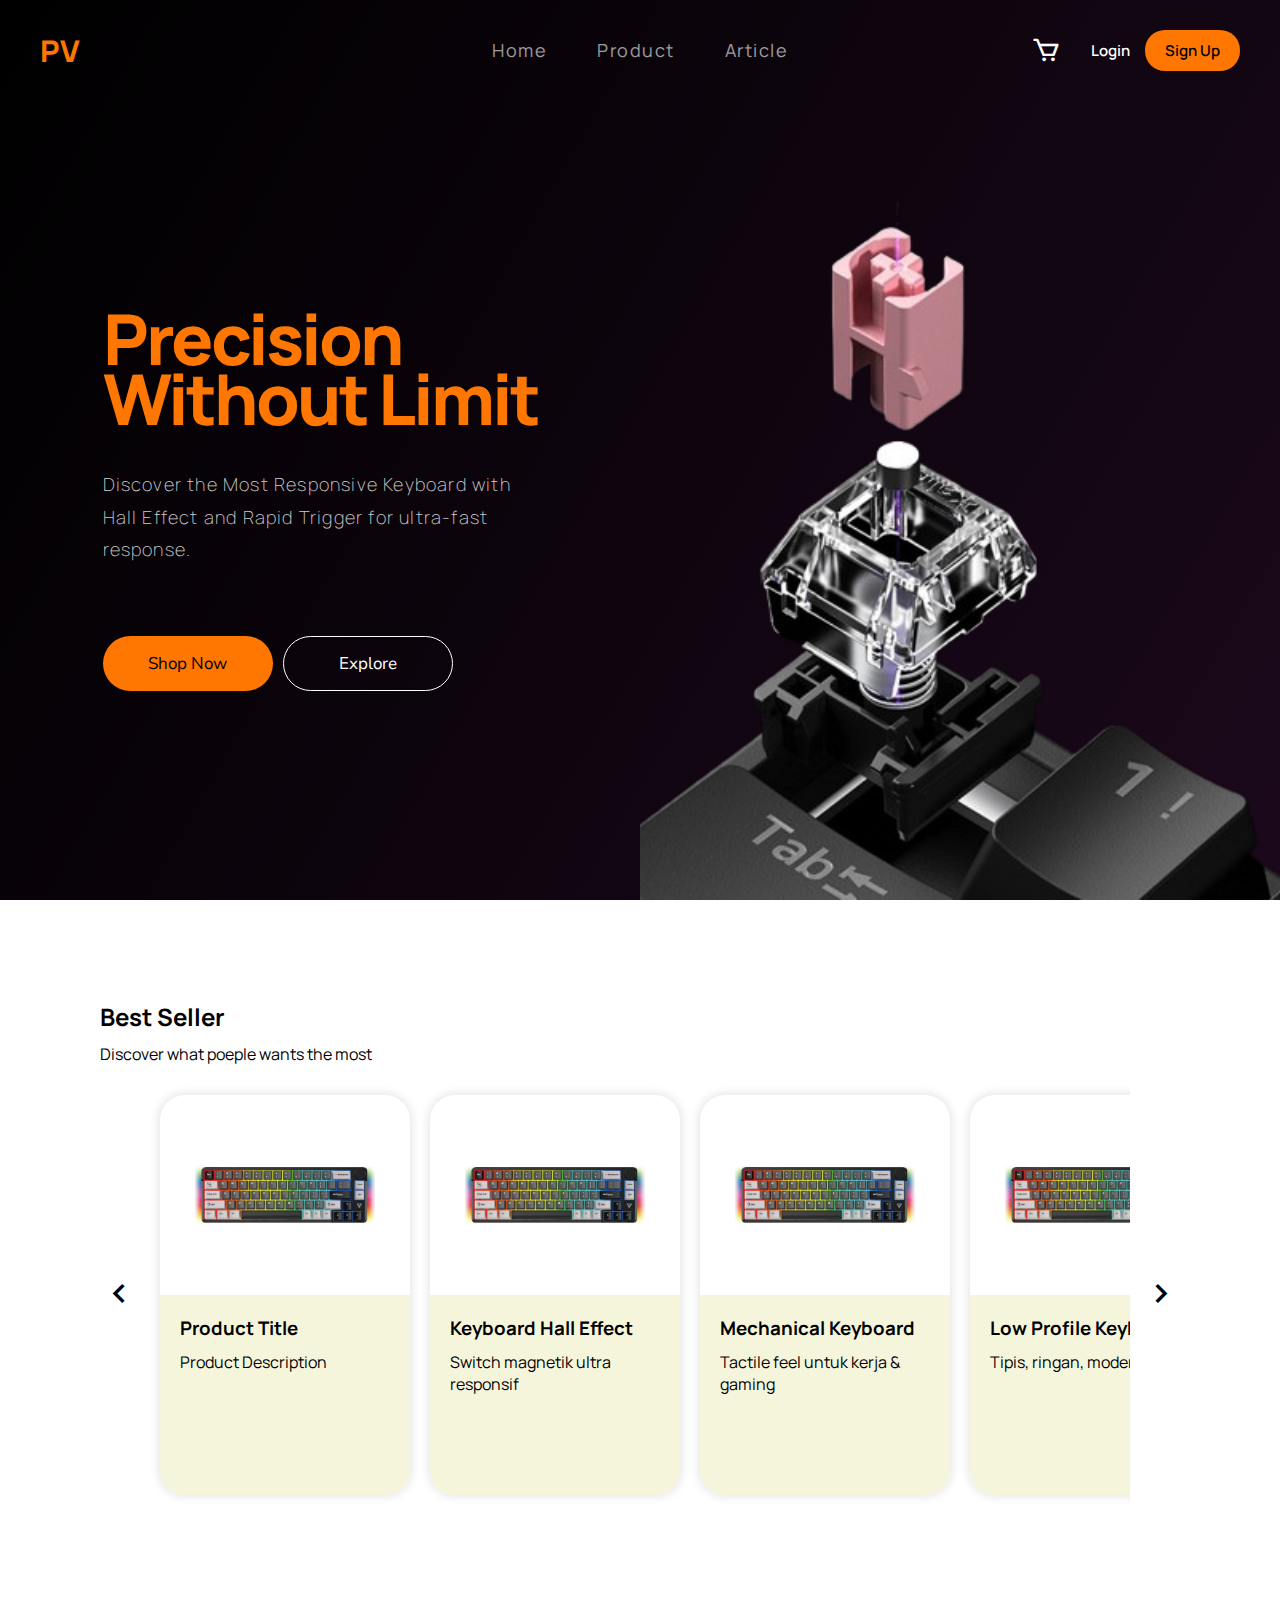
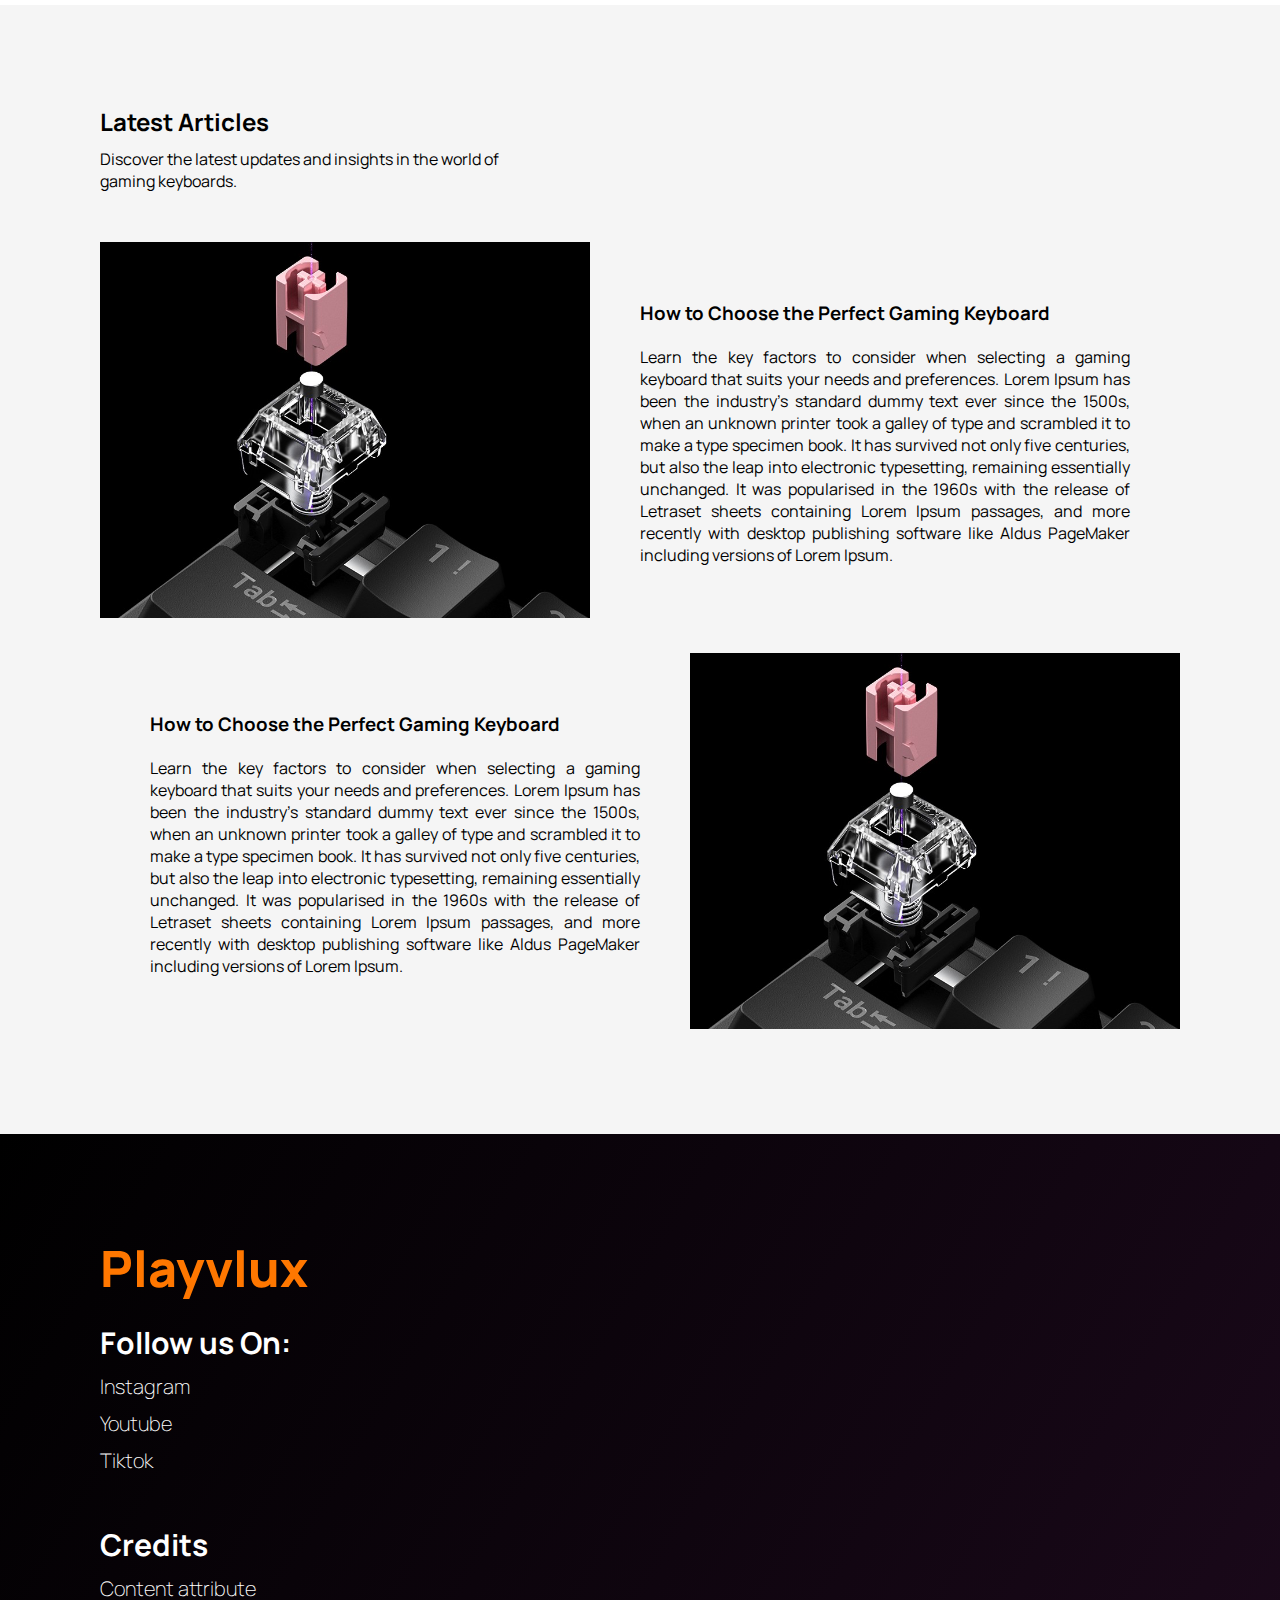
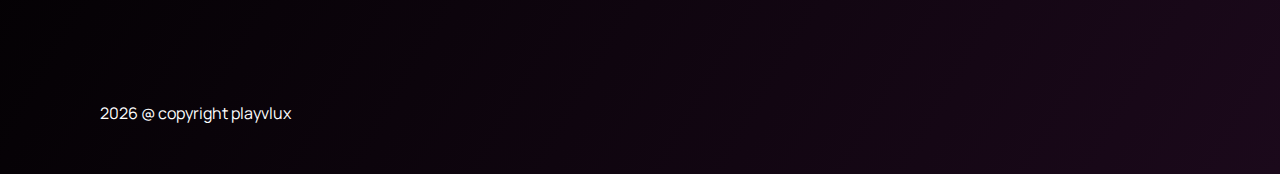
<file: index.html>
<!DOCTYPE html>
<html lang="en">
<head>
    <meta charset="UTF-8">
    <meta name="viewport" content="width=device-width, initial-scale=1.0">
    <title>Playvlux</title>
    <link rel="stylesheet" href="assets/styles/style.css">
    <link rel="stylesheet" href="assets/styles/responsive.css">
    <link href='https://unpkg.com/boxicons@2.1.4/css/boxicons.min.css' rel='stylesheet'>

</head>
<body class="animated-bg">
    <header class="animated-bg">
        <div id="navbar" class="navbar">
            <!-- here will be injected by js for navbar -->
        </div>

        <div class="hero-section">
            <div class="hero-left">
                <div class="mobile-container">
                    <h1 class="hero-title">Precision <br> Without Limit</h1>
                    <p class="hero-p">Discover the Most Responsive Keyboard with Hall Effect and Rapid Trigger for ultra-fast response.</p>
                    <div class="hero-button">
                        <button class="shopnow">Shop Now</button>
                        <button class="explore">Explore</button>
                    </div>
                </div>
            </div>
            <div class="blur-line"></div>
            <div class="hero-right">
                <img src="assets/img/hero img png.png" alt="Hero Image">
            </div>
        </div>
    </header>
    <main>
        <section class="best-seller">
            <div class="description">
                <h2>Best Seller</h2>
                <p>Discover what poeple wants the most</p>
            </div>

            <div class="slider-wrapper">
                <button class="prev"><i class='bx bx-chevron-left'></i></button>
                    
                    <div class="card-slider">
                        <div class="card-container">
                            <!-- Looping card with JS -->
                             <div id="card-component">
                                <!-- here will be injected by js -->
                             </div>
                            
                        </div>
                    </div>

                <button class="next"><i class='bx bx-chevron-right'></i></button>
            </div>
        </section>
        <section class="articles">
            <div class="description">
                <h2>Latest Articles</h2>
                <p>Discover the latest updates and insights in the world of gaming keyboards.</p>
            </div>
            <div class="article-container">
                <div class="article">
                    <div class="article-img">
                        <div class="img-container">
                            <img src="assets/img/hero img.jpg" alt="">
                        </div>
                    </div>
                    <div class="article-description">
                         <div class="article-content">
                            <h3>How to Choose the Perfect Gaming Keyboard</h3>
                            <p>Learn the key factors to consider when selecting a gaming keyboard that suits your needs and preferences.
                                Lorem Ipsum has been the industry's standard dummy text ever since the 1500s, when an unknown printer took a galley of type and scrambled it to make a type specimen book. It has survived not only five centuries, but also the leap into electronic typesetting, remaining essentially unchanged. It was popularised in the 1960s with the release of Letraset sheets containing Lorem Ipsum passages, and more recently with desktop publishing software like Aldus PageMaker including versions of Lorem Ipsum.

                            </p>
                        </div>
                    </div>
                </div>

                <div class="article second">
                    <div class="article-img">
                        <div class="img-container">
                            <img src="assets/img/hero img.jpg" alt="">
                        </div>
                    </div>
                    <div class="article-description">
                        <div class="article-content">
                            <h3>How to Choose the Perfect Gaming Keyboard</h3>
                            <p>Learn the key factors to consider when selecting a gaming keyboard that suits your needs and preferences.
                                Lorem Ipsum has been the industry's standard dummy text ever since the 1500s, when an unknown printer took a galley of type and scrambled it to make a type specimen book. It has survived not only five centuries, but also the leap into electronic typesetting, remaining essentially unchanged. It was popularised in the 1960s with the release of Letraset sheets containing Lorem Ipsum passages, and more recently with desktop publishing software like Aldus PageMaker including versions of Lorem Ipsum.

                            </p>
                        </div>
                    </div>
                </div>

            </div>
        </section>
    </main>
    <footer class="animated-bg">
        <div class="footer-container">
            <a href="" class="logo-footer">Playvlux</a>
            <h3>Follow us On:</h3>
            <a href="" class="socmed">Instagram</a>
            <a href="" class="socmed">Youtube</a>
            <a href="" class="socmed">Tiktok</a>

            <h3 class="credit">Credits</h3>
            <a href="https://www.youtube.com/" class="socmed">Content attribute</a>
            <div class="copyright">
                <p>2026 @ copyright playvlux</p>
            </div>
        </div>

    </footer>


    <script src="assets/scripts/index.mjs" type="module"></script>
</body>
</html>
</file>
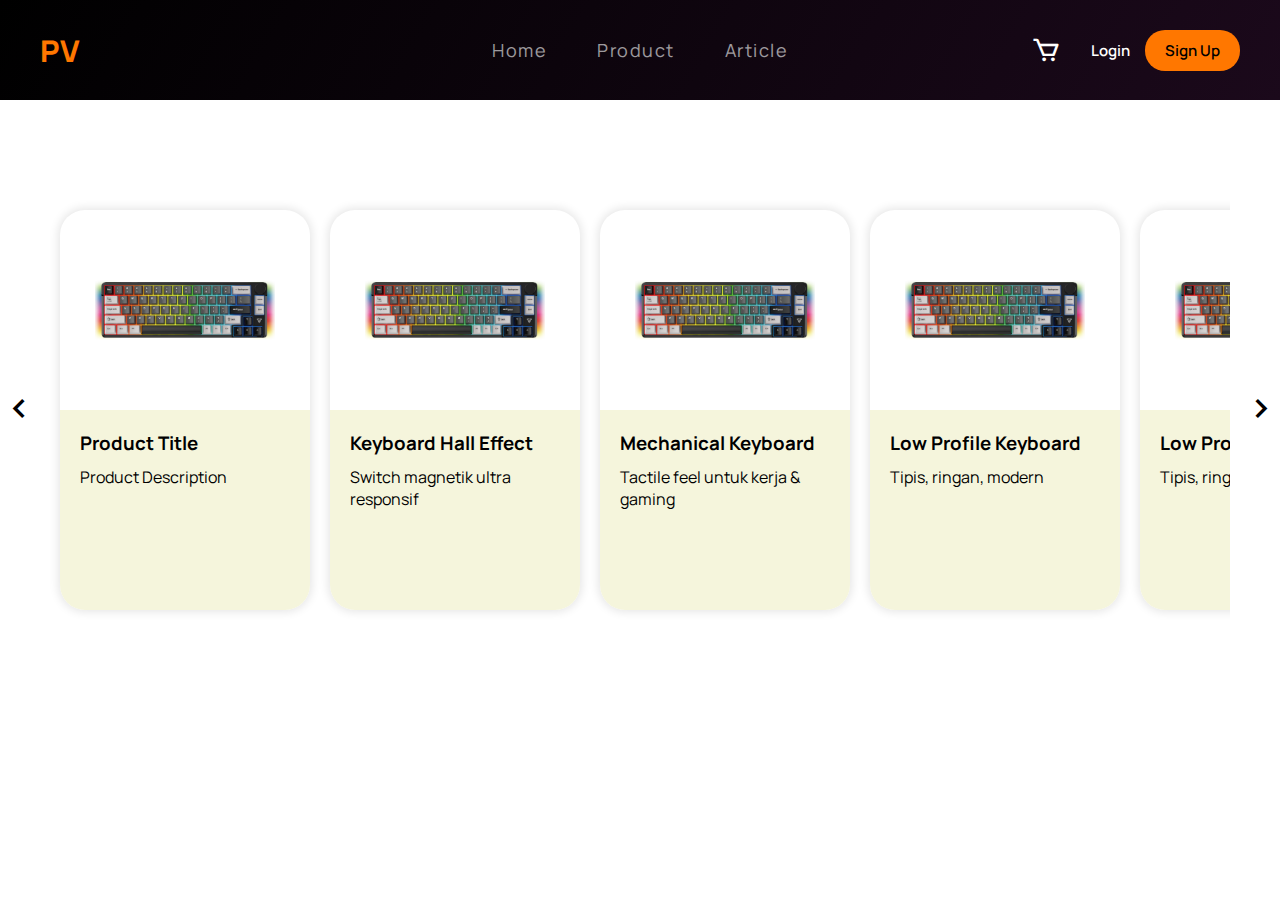
<file: pages/product.html>
<!DOCTYPE html>
<html lang="en">
<head>
    <meta charset="UTF-8">
    <meta name="viewport" content="width=device-width, initial-scale=1.0">
    <link rel="stylesheet" href="/assets/styles/style.css">
    <link rel="stylesheet" href="/assets/styles/responsive.css">
    <link href='https://unpkg.com/boxicons@2.1.4/css/boxicons.min.css' rel='stylesheet'>
    <title>Product</title>

    <style>
        /* CHANGE INLINE STYLE LATER */
        /* FIX NAV SIDE BAR BACKGROUND */
        main {
            margin-top: 100px;
        }
    </style>
</head>
<body>
    <header">
        <div id="navbar" class="navbar animated-bg">
            <!-- here will be injected  by js for navbar -->
        </div>
    </header>
    <main>
       <div class="slider-wrapper">
            <button class="prev"><i class='bx bx-chevron-left'></i></button>
                
                <div class="card-slider">
                    <div class="card-container">
                        <!-- Looping card with JS -->
                            <div id="card-component">
                            <!-- here will be injected by js -->
                            </div>
                        
                    </div>
                </div>

            <button class="next"><i class='bx bx-chevron-right'></i></button>
        </div>
    </main>
    <div id="card-component">
    <!-- here will be injected by js -->
    </div>
    <script type="module" src="/assets/scripts/index.mjs"></script>
</body>
</html>
</file>
<file: assets/styles/style.css>
@import url('https://fonts.googleapis.com/css2?family=Manrope:wght@200..800&display=swap');
@import url('https://fonts.googleapis.com/css2?family=Inter:ital,opsz,wght@0,14..32,100..900;1,14..32,100..900&display=swap');
@import url('https://fonts.googleapis.com/css2?family=Nunito+Sans:opsz,wght@6..12,200..1000&display=swap');



:root {
    --orange: #FF7700;
}

* {
    margin: 0;
    padding: 0;
    text-decoration: none;
    font-family: 'Manrope', sans-serif;
    box-sizing: border-box;
}

body {
    scroll-behavior: smooth;
    width: 100%;
}

button {
    border: none;
}

.animated-bg {
     background: linear-gradient(
        120deg,
        #000000,
        #240c24,
        #000000,
        #12001f
  );
    background-size: 400% 400%;
    animation: darkGradient 12s ease infinite;
}

header {
   
    height: 100vh;
}

@keyframes darkGradient {
  0% {
    background-position: 0% 50%;
  }
  50% {
    background-position: 100% 50%;
  }
  100% {
    background-position: 0% 50%;
  }
}


/* NAV SECTION */

nav {
    position: relative;
    width: 100%;
    display: flex;
    align-items: center;
    justify-content: space-between;
    height: 100px;
    padding: 0 40px;
    font-family: 'Inter', sans-serif;
    font-size: 18px;
    font-weight: 400;
    
}

.nav-list {
    display: flex;
    justify-content: center;
    position: absolute;
    right: 0;
    width: 100%;
    gap: 50px;
}

nav a, i, button{
    cursor: pointer;
}

.logo {
    font-size: 30px;
    font-weight: 800;
    color: var(--orange);
}

nav a:not(.logo) {
    opacity: 60%;
    color: #fff;
    letter-spacing: 1.5px;
}

#cart, #login-li {
    display: none;
}

.nav-button {
    display: flex;
    align-items: center;
    gap: 10px;
}

/* i font for cart and menu icon */

.nav-button i, #menu-icon{
    /* karna ini font jadi pake font size */
    color: #fff;
    font-size: 30px;
}


.nav-button .signup, .login {
    padding: 10px 20px;
    font-weight: 600;
    background-color: var(--orange);
    font-size: 15px;
    border-radius: 20px;
}

.login {
    background-color: transparent;
    color: #fff;
    padding: 0;
    margin: 0px 5px 0px 20px;
}

#menu-icon{
    display: none;
}


/* HERO SECTION */

.hero-section {
    display: flex;
    width: 100%;
    align-items: flex-end;
    position: relative;
    height: calc(100vh - 100px);
}

.hero-section .blur-line {
    display: none;
}

.hero-left {
    height: 100%;
    width: 50%;
    display: flex;
    justify-content: center;
    align-items: center;
    
    /* outline: 1px solid red; */
}

.hero-left .hero-title {
    color: var(--orange);
    font-size: 85px;
    font-weight: 800;
    line-height: .85;
    letter-spacing: -3px;
    margin-bottom: 40px;

    /* outline: 1px red solid; */
}

.hero-left .hero-p {
    color: #fff;
    margin-bottom: 70px;
    font-size: 18px;
    font-weight: 200;
    line-height: 1.8;
    letter-spacing: 1.2px;
    max-width: 420px;
    opacity: 80%;
    
    /* outline: 1px solid red; */
    
}

.hero-button {
    display: flex;
    gap: 10px;
}

.hero-button button{
    width: 170px;
    height: 55px;
    font-size: 17px;
    font-family: 'Nunito Sans', sans-serif;
    border-radius: 50px;
    background-color: var(--orange);
    
}

.hero-button .explore {
    background-color: transparent !important;
    color: #fff;
    border: 1px solid #fff;
}

.signup, .shopnow {
    color: #000;
}

.hero-right {
    display: flex;
    height: 100%;
    align-items: flex-end;
    /* clammp heerebefibsad */
    /* outline: 1px solid red; */
}

.hero-right img {

    object-fit: cover;
    width: 100%;
    height: clamp(300px, 100%, 700px); 
}


/* MAIN SECTION */

main {
    width: 100%;
}

section {
    width: 100%;
    gap: 20px;
    padding: 100px;
}

.best-seller {
    display: flex;
    justify-content: center;
    flex-direction: column;
    background-color: #fff;
}


.description {
    display: flex;
    flex-direction: column;
    justify-content: flex-start;
    gap: 10px;
}

.description p {
    max-width: 400px;
    
}
/* ------------------------------------------------------------------------ */


.slider-wrapper {
    position: relative;
    display: flex;
    justify-content: center;
    gap: 10px;
}


.prev, .next {
    position: relative;
    font-size: 40px;
    background-color: transparent;

}

.card-slider {
    display: flex;
    overflow-x: auto;
    scroll-snap-type: x mandatory;

}

.card-slider::-webkit-scrollbar {
  display: none;
}

.card-container {
    display: flex;
    gap: 20px;
    padding: 10px;
}

.card {
    width: 250px;
    height: 400px;
    display: flex;
    flex-direction: column;
    border-radius: 25px;
    box-shadow: 0px 0px 10px 2px rgba(0, 0, 0, 0.1);

    
}

.card-img {
    height: 50%;
    display: flex;
    justify-content: center;
    border-radius: 25px 25px 0px 0px;
    padding: 10px;
    /* outline: 1px solid red; */
}

.card-img img {
    object-fit: cover;
}

.card-desc {
    height: 50%;
    display: flex;
    flex-direction: column;
    gap: 10px;
    padding: 20px;
    background-color: beige;
    border-radius: 0 0 25px 25px;

}

/* ---------------------------------------------------------------------------- */

/* ARTICLE CONTENT */

.articles {
    background-color: #f5f5f5;   
}


.article-container {
    display: flex;
    flex-direction: column;
    width: 100%;
    margin-top: 50px;
    gap: 30px;
}

.article {
    display: flex;
    width: 100%;
}

.article.second {
    flex-direction: row-reverse;
}

.article-img {
    display: flex;
    flex: 1;
    justify-content: flex-start;
    align-items: center;
    width: 100%;

    /* outline: 1px solid red; */
}

.article.second .article-img {
    justify-content: flex-end;
}

.article-img img {
    max-height: 450px;
    width: 100%;
    object-fit: contain;
}

.article-description {
    width: 100%;
    padding: 50px;
    display: flex;
    flex: 1;
    align-items: center;
    justify-content: flex-end
    /* outline: 1px solid red; */
}

.article.second .article-description {
    justify-content: flex-start;
}


.article-content {
    display: flex;
    flex-direction: column;
    gap: 20px;
    max-width: 600px;
}

.article-content p {
    text-align: justify;
}

/* FOOTER */

footer {
    width: 100%;
    padding: 100px 100px 50px;
}

.footer-container {
    display: flex;
    flex-direction: column;
    color: #fff;

}

.footer-container h3 {
    font-size: 30px;
}

.logo-footer {
    font-size: 50px;
    font-weight: 900;
    color: var(--orange);
    margin-bottom: 20px;
}

.socmed {
    font-weight: 200;
    font-size: 20px;
    margin-top: 10px;
    color: #fff;
}

.credit {
    margin-top: 50px;
}

.credit a {
    color: #fff;
}

.copyright {
    color: #fff;
    margin-top: 100px;
}
</file>
<file: assets/styles/responsive.css>
@media (max-width: 3000px) and (min-width: 2000px) {
    
    .hero-left .hero-title {
        font-size: 100px;
    }
}

@media (max-width: 1440px) {

    .hero-left .hero-title {
        font-size: 70px;
    }

    .hero-right {
        width: 50%;
    }
}

@media (max-width: 1150px) {

    .hero-left {
        padding: 0 40px;
    }
    
    .hero-left .hero-title {
        font-size: 60px;
    }

    .hero-left .hero-p {
        font-size: 15px;
        margin-bottom: 60px;
    }

    .hero-button button {
        width: 130px;
        height: 45px;
        font-size: 13px;
    }

    /* MAIN SECTION */

    section {
        padding: 50px 10px;
    }

    .description {
        align-items: center;
        text-align: center;
    }

    /* article section */

    .articles {
        padding: 50px;
    }
}

/* AFTER THIS WILL TRANSTIONS TO MOBILE PORTRAIT LAYOUT */

@media (max-width: 920px) {
    
    header {
        overflow-x: hidden;
        height: 100%;
        /* kalo dia 100vh scroll bar jadi dobel */
    }

    nav {
        height: auto;
        padding: 30px;
    }

    #cart-icon {
        display: none;
    }

    #menu-icon {
        display: flex;
        font-size: 40px;
        z-index: 999;
        
    }

    .logo-menu {
        display: flex;
        justify-content: center;
        position: absolute;
        width: 100%;
        right: 0;
    }

    #cart, #login-li {
        display: block;
    }

    
    .login {
        display: none;
    }


    .nav-list {
        position: absolute;
        width: 50%;
        height: 100vh;
        top: 0;
        left: -100%;
        display: flex;
        flex-direction: column;
        justify-content: flex-start;
        align-items: flex-start;
        
        gap: 30px;
        transition: .4s ease-in-out;
        padding: 150px 50px 0px;

        z-index: 99;
        backdrop-filter: blur(25px);
    }

    .nav-list a {
        font-size: 30px;
        font-weight: 200;
    }

    .nav-list.active {
        left: 0;
    }

    .no-scroll {
        overflow: hidden;
    }

    /* HERO SECTION WILL HORIZONTALLY ORIENTED */

    .hero-section {
        height: 100%;
        flex-direction: column-reverse;
        align-items: center;
        justify-content: center;
        padding: 50px 0;

        /* outline: 1px solid red; */
    }
    
    .hero-right {
        width: 100%;
        /* outline: 1px solid red; */
        
    }

    .hero-left {
        width: 100%;
        padding: 50px 0px;
        /* outline: 1px solid red; */
    }

    .hero-left .mobile-container{
        display: flex;
        width: 100%;
        padding: 50px 0px;
        flex-direction: column;
        align-items: center;
        text-align: center;
    }

    /* MAIN SECTION HORIZONTAL LAYOUT */
    
    .card {
        width: 200px;
        height: 350px;
        display: flex;
        flex-direction: column;
        border-radius: 25px;
        box-shadow: 0px 0px 10px 2px rgba(0, 0, 0, 0.1);
    }


    /* ARTICLE SECTION */
    .articles {
        padding: 50px 20px;
    }

    .article, .article.second {
        flex-direction: column;

        /* outline: 1px solid red; */

    }

    .article-img, .article.second .article-img, .article-description, .article.second .article-description {
        justify-content: center;
        text-align: center;
    }

    /* footer */

    footer {
        padding: 50px 20px;
    }

    .footer-container {
        align-items: center;
    }
}


@media (max-width: 530px) {

    nav{
        padding: 20px;
    }

    .nav-list {
        width: 80%;
        gap: 20px;
    }

    .nav-list a{
        font-size: 20px;
    }

    #menu-icon, .logo-menu { 
        font-size: 25px;
    }

    .nav-button .signup {
        padding: 7px 15px;
        font-size: 10px;
    }


    /* ARTICLE SECTION */

    .article-description {
        font-size: 13px;
        padding: 20px;
    }

    /* footer */

    .footer-container h3 {
        font-size: 15px;
    }

    .logo-footer {
        font-size: 30px;
    }

    .socmed, .copyright {
        font-size: 12px;

    }
}

@media (max-width: 450px) {
    .hero-left {
        padding: 0 20px;
    }
    .hero-left .hero-title {
        font-size: 45px;
        margin-bottom: 20px;
        
    }
    .hero-left .hero-p {
        font-size: 12px;
        margin-bottom: 40px;
        
    }

}

@media (max-width: 320px) {

    #menu-icon, .logo-menu {
        font-size: 15px;
    }

    .nav-button .signup{
        padding: 7px 12px;
        font-size: 8px;
    }

    .hero-left .hero-title {
        font-size: 35px;
        margin-bottom: 15px;
    }
    .hero-left .hero-p {
        font-size: 10px;
        margin-bottom: 30px;
    }
    .hero-button button {
        width: 100px;
        height: 35px;
        font-size: 10px;
    }
}
</file>
